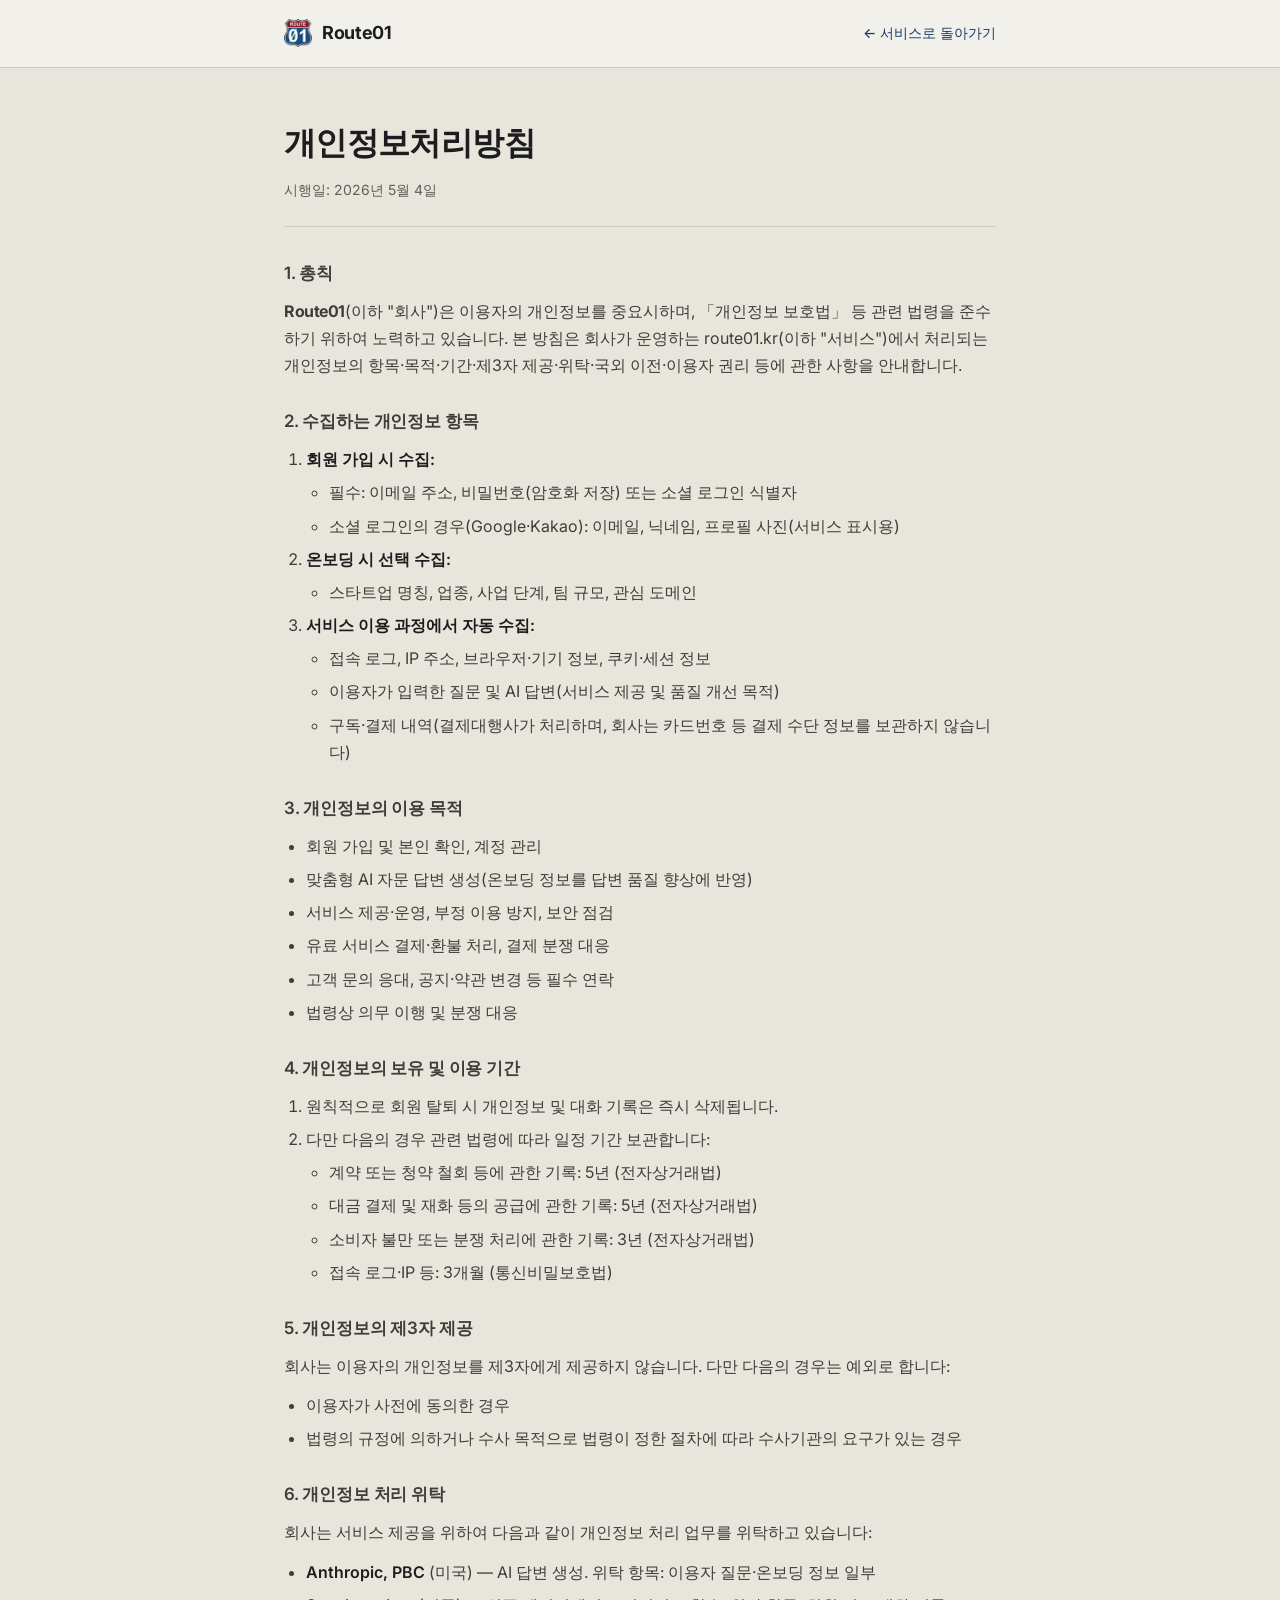
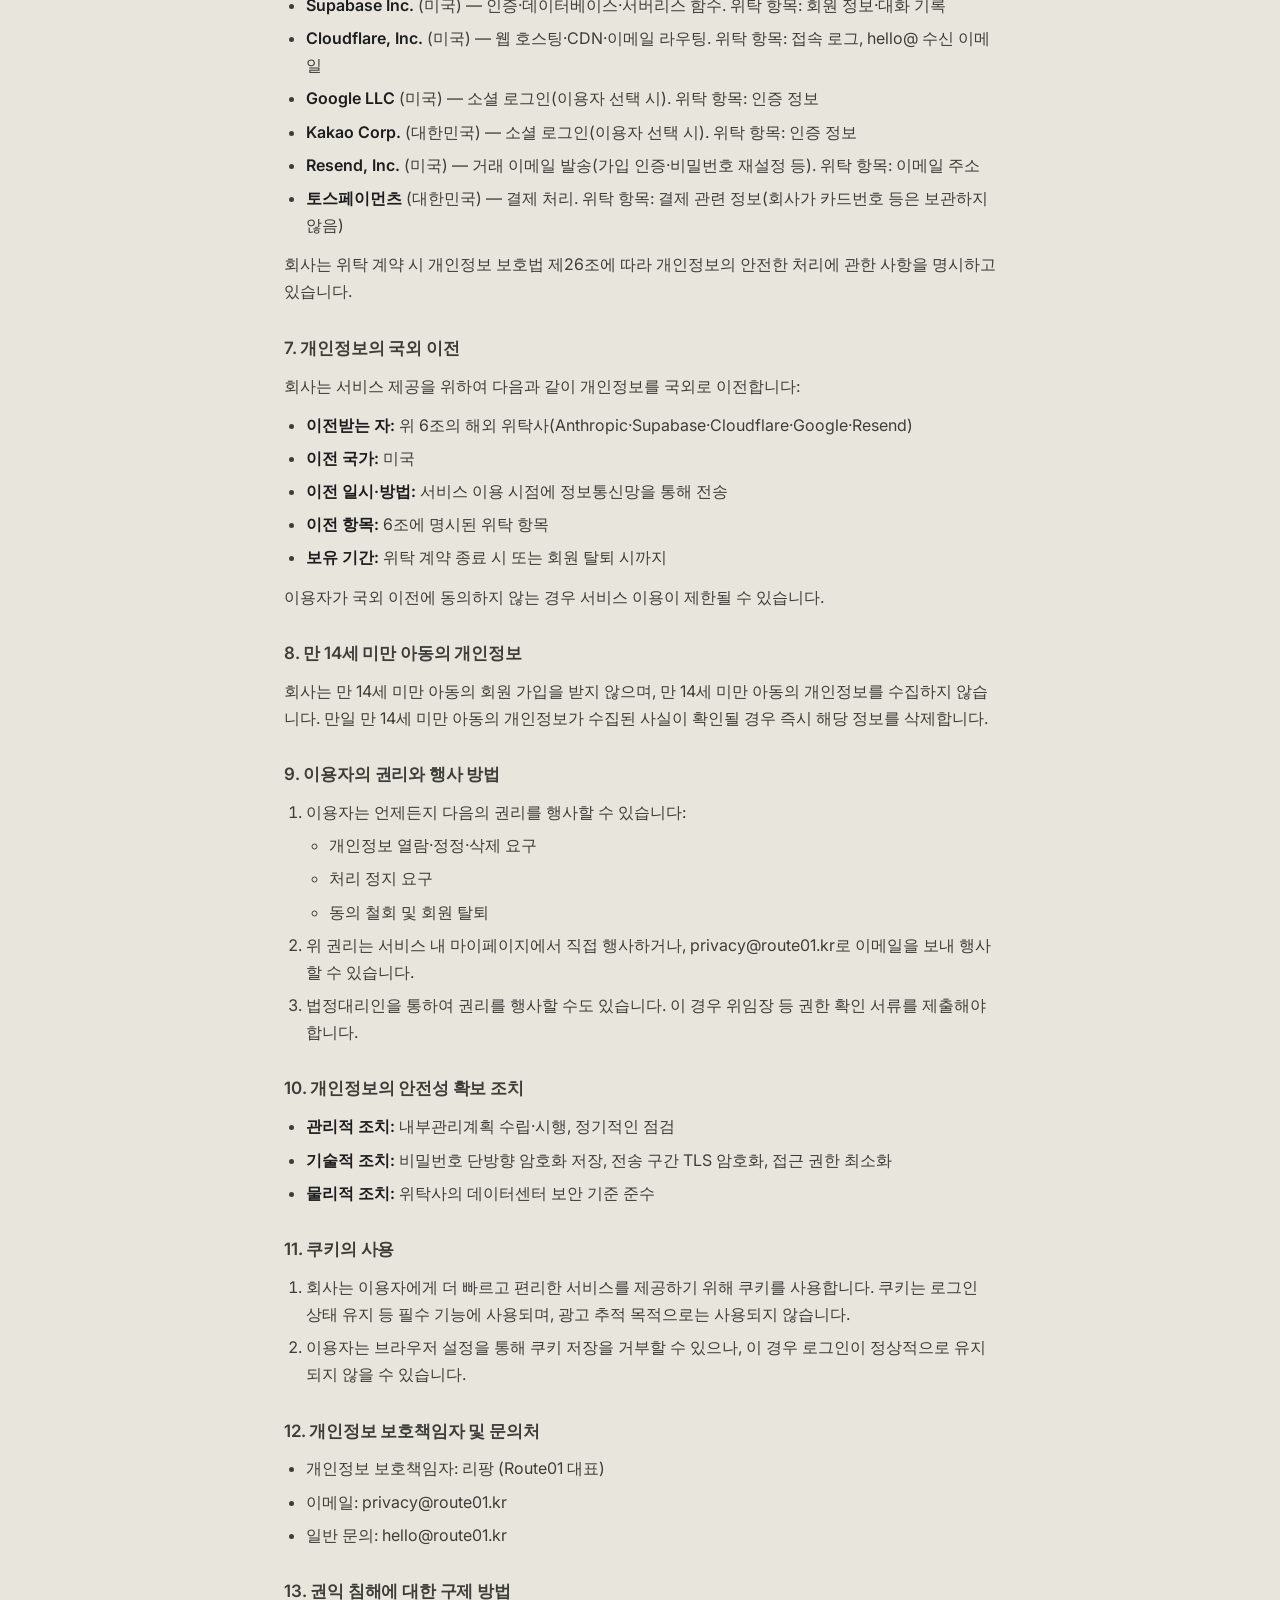
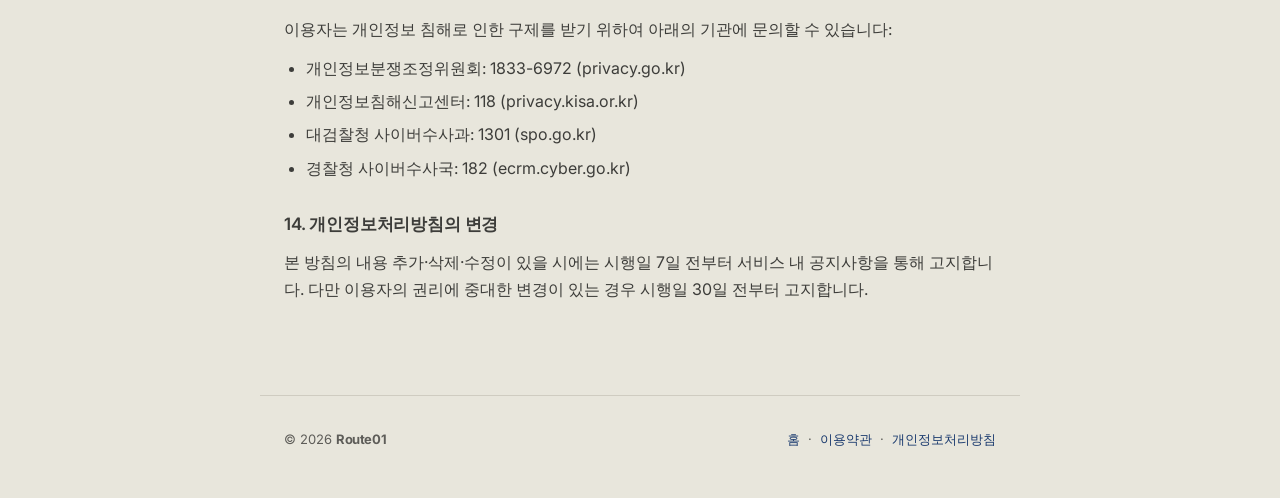
<file: privacy.html>
<!DOCTYPE html>
<html lang="ko">
<head>
<meta charset="UTF-8">
<meta name="viewport" content="width=device-width, initial-scale=1.0">
<title>개인정보처리방침 — Route01 AI 스타트업 자문 서비스</title>
<meta name="description" content="Route01(루트제로원) AI 스타트업 자문 서비스 개인정보처리방침. 수집 항목, 보유 기간, 위탁, 이용자 권리 안내.">
<meta name="robots" content="index, follow">
<link rel="canonical" href="https://route01.kr/privacy">
<link rel="icon" href="./logo.png">

<!-- Open Graph -->
<meta property="og:type" content="article">
<meta property="og:site_name" content="Route01">
<meta property="og:title" content="개인정보처리방침 — Route01">
<meta property="og:description" content="Route01 AI 스타트업 자문 서비스 개인정보처리방침">
<meta property="og:url" content="https://route01.kr/privacy">
<meta property="og:image" content="https://route01.kr/logo.png">
<meta property="og:locale" content="ko_KR">

<link rel="preconnect" href="https://fonts.googleapis.com">
<link rel="preconnect" href="https://fonts.gstatic.com" crossorigin>
<link href="https://fonts.googleapis.com/css2?family=Inter:wght@300;400;500;600;700&display=swap" rel="stylesheet">
<style>
  :root{
    --ink:#1d1d1f;
    --ink2:#3d3d3a;
    --ink3:#5e5d59;
    --ink4:#87867f;
    --bg:#e8e6dc;
    --bg2:#f2f0ea;
    --brand-main:#8B1A1A;
    --brand-point:#1a3a6e;
    --line:#cfccc1;
    --font-text:'Inter',-apple-system,BlinkMacSystemFont,"SF Pro Text","Helvetica Neue",Helvetica,Arial,sans-serif;
    --font-display:'Inter',-apple-system,BlinkMacSystemFont,"SF Pro Display","Helvetica Neue",Helvetica,Arial,sans-serif;
  }
  *{box-sizing:border-box}
  html,body{margin:0;padding:0}
  body{
    font-family:var(--font-text);
    background:var(--bg);
    color:var(--ink);
    line-height:1.7;
    -webkit-font-smoothing:antialiased;
    -moz-osx-font-smoothing:grayscale;
  }
  .brand{
    font-family:var(--font-display);
    font-weight:700;
    letter-spacing:-0.03em;
  }
  .doc-header{
    background:var(--bg2);
    border-bottom:1px solid var(--line);
    padding:18px 0;
  }
  .doc-header-inner{
    max-width:760px;
    margin:0 auto;
    padding:0 24px;
    display:flex;
    align-items:center;
    justify-content:space-between;
    gap:16px;
  }
  .doc-logo{
    display:flex;
    align-items:center;
    gap:10px;
    text-decoration:none;
    color:var(--ink);
  }
  .doc-logo img{height:28px;width:auto;display:block}
  .doc-logo-text{font-family:var(--font-display);font-weight:700;letter-spacing:-0.02em;font-size:18px;color:var(--ink)}
  .doc-back{
    color:var(--brand-point);
    text-decoration:none;
    font-size:14px;
    font-weight:500;
  }
  .doc-back:hover{text-decoration:underline}
  main{
    max-width:760px;
    margin:0 auto;
    padding:48px 24px 80px;
  }
  h1{
    font-family:var(--font-display);
    font-size:32px;
    font-weight:700;
    letter-spacing:-0.02em;
    margin:0 0 8px;
    color:var(--ink);
  }
  .doc-meta{
    color:var(--ink3);
    font-size:14px;
    margin:0 0 32px;
    padding-bottom:24px;
    border-bottom:1px solid var(--line);
  }
  h3{
    font-family:var(--font-display);
    font-size:17px;
    font-weight:600;
    color:var(--ink2);
    margin:28px 0 10px;
    letter-spacing:-0.01em;
  }
  p{margin:0 0 12px;color:var(--ink2)}
  ol,ul{margin:0 0 12px;padding-left:1.4em;color:var(--ink2)}
  li{margin-bottom:6px}
  ol ul,ul ol,ul ul,ol ol{margin-top:6px;margin-bottom:0}
  strong{color:var(--ink);font-weight:600}
  .doc-footer{
    max-width:760px;
    margin:0 auto;
    padding:32px 24px 48px;
    border-top:1px solid var(--line);
    color:var(--ink3);
    font-size:13px;
    display:flex;
    flex-wrap:wrap;
    gap:16px;
    justify-content:space-between;
    align-items:center;
  }
  .doc-footer a{color:var(--brand-point);text-decoration:none}
  .doc-footer a:hover{text-decoration:underline}
  @media (max-width:560px){
    h1{font-size:26px}
    main{padding:32px 20px 64px}
    .doc-header-inner,.doc-footer{padding-left:20px;padding-right:20px}
  }
  @media print{
    body{background:#fff;color:#000}
    .doc-header,.doc-footer{display:none}
    main{padding:0;max-width:none}
    h3{page-break-after:avoid}
    p,li{page-break-inside:avoid}
  }
</style>
</head>
<body>
<header class="doc-header">
  <div class="doc-header-inner">
    <a href="/" class="doc-logo" aria-label="Route01 홈으로">
      <img src="./logo.png" alt="Route01">
      <span class="doc-logo-text">Route01</span>
    </a>
    <a href="/" class="doc-back">← 서비스로 돌아가기</a>
  </div>
</header>

<main>
  <h1>개인정보처리방침</h1>
  <p class="doc-meta">시행일: 2026년 5월 4일</p>

<h3>1. 총칙</h3>
<p><span class="brand">Route01</span>(이하 "회사")은 이용자의 개인정보를 중요시하며, 「개인정보 보호법」 등 관련 법령을 준수하기 위하여 노력하고 있습니다. 본 방침은 회사가 운영하는 route01.kr(이하 "서비스")에서 처리되는 개인정보의 항목·목적·기간·제3자 제공·위탁·국외 이전·이용자 권리 등에 관한 사항을 안내합니다.</p>

<h3>2. 수집하는 개인정보 항목</h3>
<ol>
  <li><strong>회원 가입 시 수집:</strong>
    <ul>
      <li>필수: 이메일 주소, 비밀번호(암호화 저장) 또는 소셜 로그인 식별자</li>
      <li>소셜 로그인의 경우(Google·Kakao): 이메일, 닉네임, 프로필 사진(서비스 표시용)</li>
    </ul>
  </li>
  <li><strong>온보딩 시 선택 수집:</strong>
    <ul>
      <li>스타트업 명칭, 업종, 사업 단계, 팀 규모, 관심 도메인</li>
    </ul>
  </li>
  <li><strong>서비스 이용 과정에서 자동 수집:</strong>
    <ul>
      <li>접속 로그, IP 주소, 브라우저·기기 정보, 쿠키·세션 정보</li>
      <li>이용자가 입력한 질문 및 AI 답변(서비스 제공 및 품질 개선 목적)</li>
      <li>구독·결제 내역(결제대행사가 처리하며, 회사는 카드번호 등 결제 수단 정보를 보관하지 않습니다)</li>
    </ul>
  </li>
</ol>

<h3>3. 개인정보의 이용 목적</h3>
<ul>
  <li>회원 가입 및 본인 확인, 계정 관리</li>
  <li>맞춤형 AI 자문 답변 생성(온보딩 정보를 답변 품질 향상에 반영)</li>
  <li>서비스 제공·운영, 부정 이용 방지, 보안 점검</li>
  <li>유료 서비스 결제·환불 처리, 결제 분쟁 대응</li>
  <li>고객 문의 응대, 공지·약관 변경 등 필수 연락</li>
  <li>법령상 의무 이행 및 분쟁 대응</li>
</ul>

<h3>4. 개인정보의 보유 및 이용 기간</h3>
<ol>
  <li>원칙적으로 회원 탈퇴 시 개인정보 및 대화 기록은 즉시 삭제됩니다.</li>
  <li>다만 다음의 경우 관련 법령에 따라 일정 기간 보관합니다:
    <ul>
      <li>계약 또는 청약 철회 등에 관한 기록: 5년 (전자상거래법)</li>
      <li>대금 결제 및 재화 등의 공급에 관한 기록: 5년 (전자상거래법)</li>
      <li>소비자 불만 또는 분쟁 처리에 관한 기록: 3년 (전자상거래법)</li>
      <li>접속 로그·IP 등: 3개월 (통신비밀보호법)</li>
    </ul>
  </li>
</ol>

<h3>5. 개인정보의 제3자 제공</h3>
<p>회사는 이용자의 개인정보를 제3자에게 제공하지 않습니다. 다만 다음의 경우는 예외로 합니다:</p>
<ul>
  <li>이용자가 사전에 동의한 경우</li>
  <li>법령의 규정에 의하거나 수사 목적으로 법령이 정한 절차에 따라 수사기관의 요구가 있는 경우</li>
</ul>

<h3>6. 개인정보 처리 위탁</h3>
<p>회사는 서비스 제공을 위하여 다음과 같이 개인정보 처리 업무를 위탁하고 있습니다:</p>
<ul>
  <li><strong>Anthropic, PBC</strong> (미국) — AI 답변 생성. 위탁 항목: 이용자 질문·온보딩 정보 일부</li>
  <li><strong>Supabase Inc.</strong> (미국) — 인증·데이터베이스·서버리스 함수. 위탁 항목: 회원 정보·대화 기록</li>
  <li><strong>Cloudflare, Inc.</strong> (미국) — 웹 호스팅·CDN·이메일 라우팅. 위탁 항목: 접속 로그, hello@ 수신 이메일</li>
  <li><strong>Google LLC</strong> (미국) — 소셜 로그인(이용자 선택 시). 위탁 항목: 인증 정보</li>
  <li><strong>Kakao Corp.</strong> (대한민국) — 소셜 로그인(이용자 선택 시). 위탁 항목: 인증 정보</li>
  <li><strong>Resend, Inc.</strong> (미국) — 거래 이메일 발송(가입 인증·비밀번호 재설정 등). 위탁 항목: 이메일 주소</li>
  <li><strong>토스페이먼츠</strong> (대한민국) — 결제 처리. 위탁 항목: 결제 관련 정보(회사가 카드번호 등은 보관하지 않음)</li>
</ul>
<p>회사는 위탁 계약 시 개인정보 보호법 제26조에 따라 개인정보의 안전한 처리에 관한 사항을 명시하고 있습니다.</p>

<h3>7. 개인정보의 국외 이전</h3>
<p>회사는 서비스 제공을 위하여 다음과 같이 개인정보를 국외로 이전합니다:</p>
<ul>
  <li><strong>이전받는 자:</strong> 위 6조의 해외 위탁사(Anthropic·Supabase·Cloudflare·Google·Resend)</li>
  <li><strong>이전 국가:</strong> 미국</li>
  <li><strong>이전 일시·방법:</strong> 서비스 이용 시점에 정보통신망을 통해 전송</li>
  <li><strong>이전 항목:</strong> 6조에 명시된 위탁 항목</li>
  <li><strong>보유 기간:</strong> 위탁 계약 종료 시 또는 회원 탈퇴 시까지</li>
</ul>
<p>이용자가 국외 이전에 동의하지 않는 경우 서비스 이용이 제한될 수 있습니다.</p>

<h3>8. 만 14세 미만 아동의 개인정보</h3>
<p>회사는 만 14세 미만 아동의 회원 가입을 받지 않으며, 만 14세 미만 아동의 개인정보를 수집하지 않습니다. 만일 만 14세 미만 아동의 개인정보가 수집된 사실이 확인될 경우 즉시 해당 정보를 삭제합니다.</p>

<h3>9. 이용자의 권리와 행사 방법</h3>
<ol>
  <li>이용자는 언제든지 다음의 권리를 행사할 수 있습니다:
    <ul>
      <li>개인정보 열람·정정·삭제 요구</li>
      <li>처리 정지 요구</li>
      <li>동의 철회 및 회원 탈퇴</li>
    </ul>
  </li>
  <li>위 권리는 서비스 내 마이페이지에서 직접 행사하거나, privacy@route01.kr로 이메일을 보내 행사할 수 있습니다.</li>
  <li>법정대리인을 통하여 권리를 행사할 수도 있습니다. 이 경우 위임장 등 권한 확인 서류를 제출해야 합니다.</li>
</ol>

<h3>10. 개인정보의 안전성 확보 조치</h3>
<ul>
  <li><strong>관리적 조치:</strong> 내부관리계획 수립·시행, 정기적인 점검</li>
  <li><strong>기술적 조치:</strong> 비밀번호 단방향 암호화 저장, 전송 구간 TLS 암호화, 접근 권한 최소화</li>
  <li><strong>물리적 조치:</strong> 위탁사의 데이터센터 보안 기준 준수</li>
</ul>

<h3>11. 쿠키의 사용</h3>
<ol>
  <li>회사는 이용자에게 더 빠르고 편리한 서비스를 제공하기 위해 쿠키를 사용합니다. 쿠키는 로그인 상태 유지 등 필수 기능에 사용되며, 광고 추적 목적으로는 사용되지 않습니다.</li>
  <li>이용자는 브라우저 설정을 통해 쿠키 저장을 거부할 수 있으나, 이 경우 로그인이 정상적으로 유지되지 않을 수 있습니다.</li>
</ol>

<h3>12. 개인정보 보호책임자 및 문의처</h3>
<ul>
  <li>개인정보 보호책임자: 리팡 (Route01 대표)</li>
  <li>이메일: privacy@route01.kr</li>
  <li>일반 문의: hello@route01.kr</li>
</ul>

<h3>13. 권익 침해에 대한 구제 방법</h3>
<p>이용자는 개인정보 침해로 인한 구제를 받기 위하여 아래의 기관에 문의할 수 있습니다:</p>
<ul>
  <li>개인정보분쟁조정위원회: 1833-6972 (privacy.go.kr)</li>
  <li>개인정보침해신고센터: 118 (privacy.kisa.or.kr)</li>
  <li>대검찰청 사이버수사과: 1301 (spo.go.kr)</li>
  <li>경찰청 사이버수사국: 182 (ecrm.cyber.go.kr)</li>
</ul>

<h3>14. 개인정보처리방침의 변경</h3>
<p>본 방침의 내용 추가·삭제·수정이 있을 시에는 시행일 7일 전부터 서비스 내 공지사항을 통해 고지합니다. 다만 이용자의 권리에 중대한 변경이 있는 경우 시행일 30일 전부터 고지합니다.</p>
</main>

<footer class="doc-footer">
  <div>© 2026 <span class="brand">Route01</span></div>
  <div>
    <a href="/">홈</a> &nbsp;·&nbsp;
    <a href="/terms">이용약관</a> &nbsp;·&nbsp;
    <a href="/privacy">개인정보처리방침</a>
  </div>
</footer>
</body>
</html>
</file>
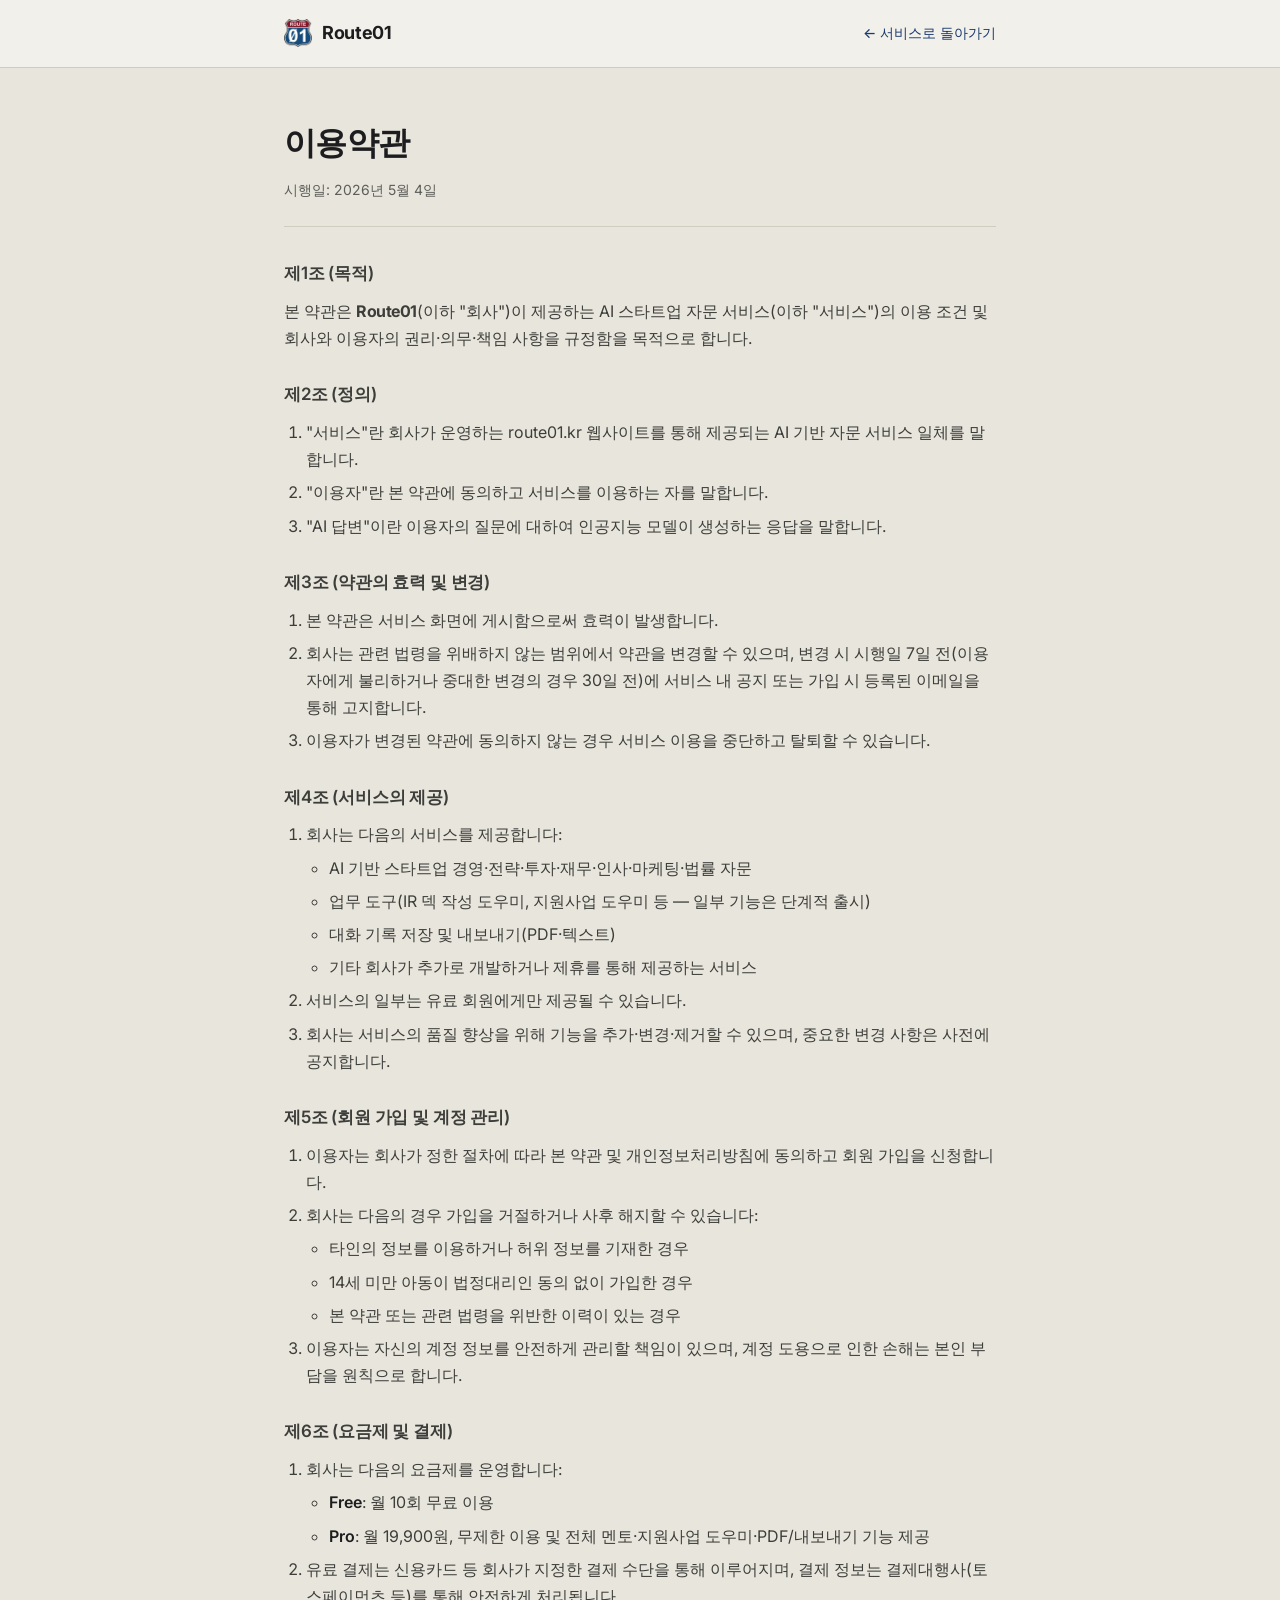
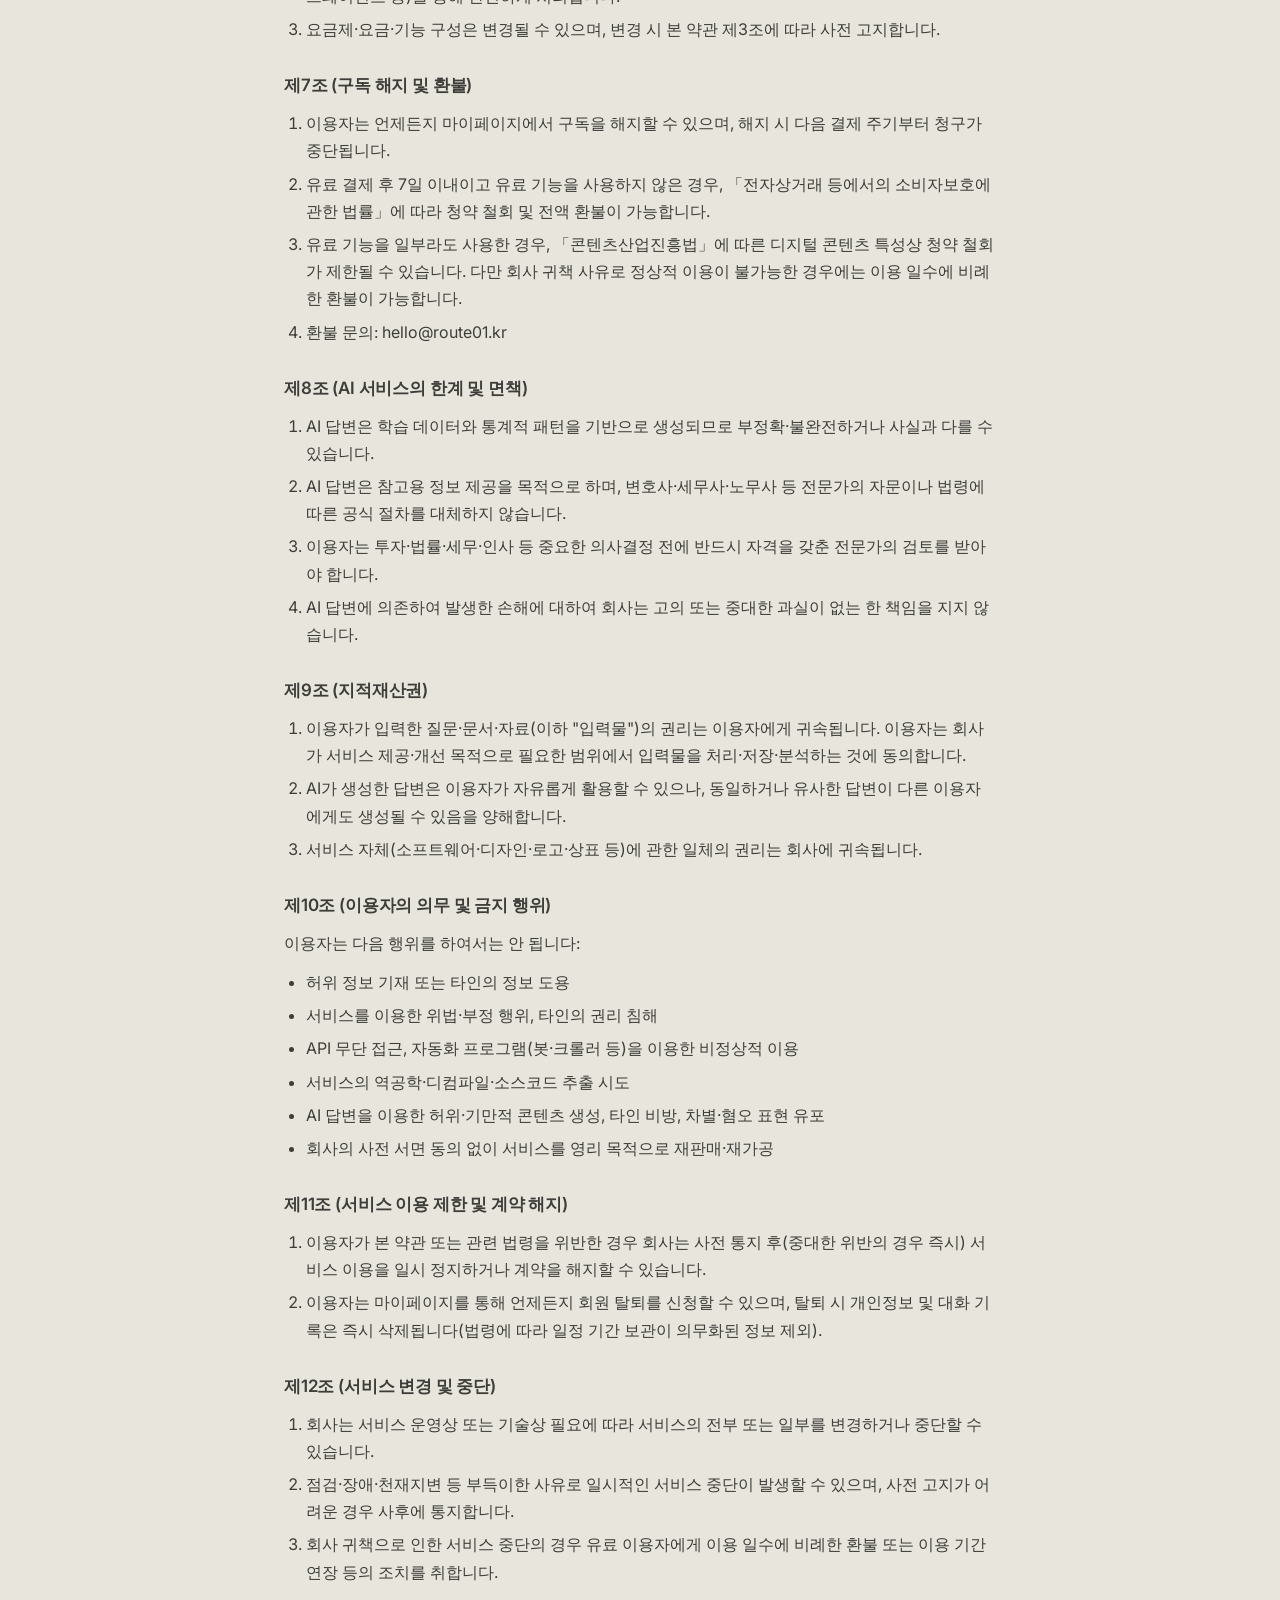
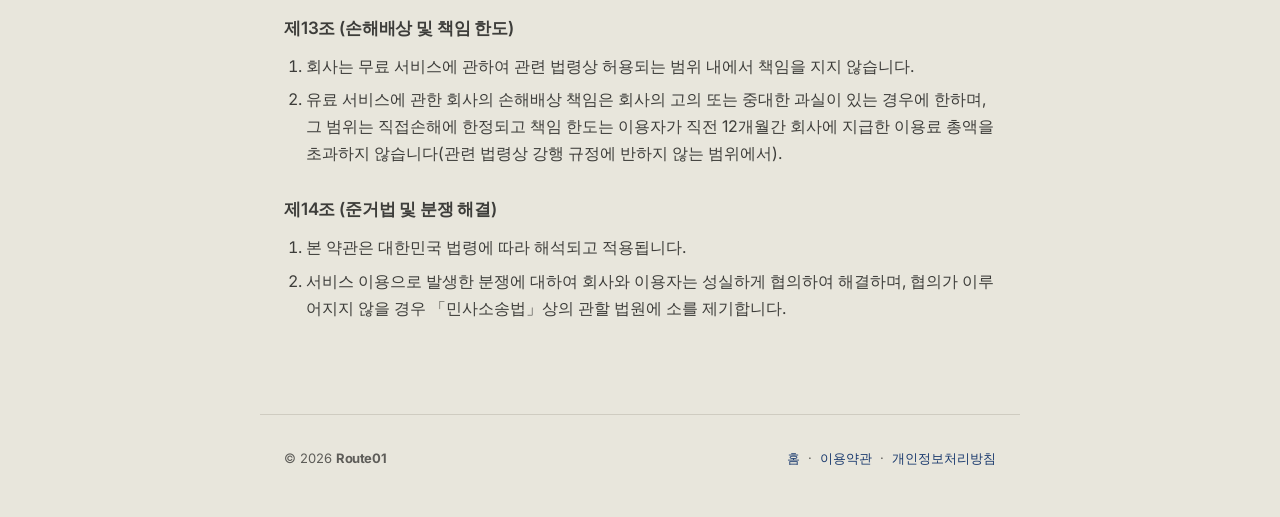
<file: terms.html>
<!DOCTYPE html>
<html lang="ko">
<head>
<meta charset="UTF-8">
<meta name="viewport" content="width=device-width, initial-scale=1.0">
<title>이용약관 — Route01 AI 스타트업 자문 서비스</title>
<meta name="description" content="Route01(루트제로원) AI 스타트업 자문 서비스 이용약관. 서비스, 요금제, 환불, AI 한계, 지적재산권 등 규정.">
<meta name="robots" content="index, follow">
<link rel="canonical" href="https://route01.kr/terms">
<link rel="icon" href="./logo.png">

<!-- Open Graph -->
<meta property="og:type" content="article">
<meta property="og:site_name" content="Route01">
<meta property="og:title" content="이용약관 — Route01">
<meta property="og:description" content="Route01 AI 스타트업 자문 서비스 이용약관">
<meta property="og:url" content="https://route01.kr/terms">
<meta property="og:image" content="https://route01.kr/logo.png">
<meta property="og:locale" content="ko_KR">

<link rel="preconnect" href="https://fonts.googleapis.com">
<link rel="preconnect" href="https://fonts.gstatic.com" crossorigin>
<link href="https://fonts.googleapis.com/css2?family=Inter:wght@300;400;500;600;700&display=swap" rel="stylesheet">
<style>
  :root{
    --ink:#1d1d1f;
    --ink2:#3d3d3a;
    --ink3:#5e5d59;
    --ink4:#87867f;
    --bg:#e8e6dc;
    --bg2:#f2f0ea;
    --brand-main:#8B1A1A;
    --brand-point:#1a3a6e;
    --line:#cfccc1;
    --font-text:'Inter',-apple-system,BlinkMacSystemFont,"SF Pro Text","Helvetica Neue",Helvetica,Arial,sans-serif;
    --font-display:'Inter',-apple-system,BlinkMacSystemFont,"SF Pro Display","Helvetica Neue",Helvetica,Arial,sans-serif;
  }
  *{box-sizing:border-box}
  html,body{margin:0;padding:0}
  body{
    font-family:var(--font-text);
    background:var(--bg);
    color:var(--ink);
    line-height:1.7;
    -webkit-font-smoothing:antialiased;
    -moz-osx-font-smoothing:grayscale;
  }
  .brand{
    font-family:var(--font-display);
    font-weight:700;
    letter-spacing:-0.03em;
  }
  .doc-header{
    background:var(--bg2);
    border-bottom:1px solid var(--line);
    padding:18px 0;
  }
  .doc-header-inner{
    max-width:760px;
    margin:0 auto;
    padding:0 24px;
    display:flex;
    align-items:center;
    justify-content:space-between;
    gap:16px;
  }
  .doc-logo{
    display:flex;
    align-items:center;
    gap:10px;
    text-decoration:none;
    color:var(--ink);
  }
  .doc-logo img{height:28px;width:auto;display:block}
  .doc-logo-text{font-family:var(--font-display);font-weight:700;letter-spacing:-0.02em;font-size:18px;color:var(--ink)}
  .doc-back{
    color:var(--brand-point);
    text-decoration:none;
    font-size:14px;
    font-weight:500;
  }
  .doc-back:hover{text-decoration:underline}
  main{
    max-width:760px;
    margin:0 auto;
    padding:48px 24px 80px;
  }
  h1{
    font-family:var(--font-display);
    font-size:32px;
    font-weight:700;
    letter-spacing:-0.02em;
    margin:0 0 8px;
    color:var(--ink);
  }
  .doc-meta{
    color:var(--ink3);
    font-size:14px;
    margin:0 0 32px;
    padding-bottom:24px;
    border-bottom:1px solid var(--line);
  }
  h3{
    font-family:var(--font-display);
    font-size:17px;
    font-weight:600;
    color:var(--ink2);
    margin:28px 0 10px;
    letter-spacing:-0.01em;
  }
  p{margin:0 0 12px;color:var(--ink2)}
  ol,ul{margin:0 0 12px;padding-left:1.4em;color:var(--ink2)}
  li{margin-bottom:6px}
  ol ul,ul ol,ul ul,ol ol{margin-top:6px;margin-bottom:0}
  strong{color:var(--ink);font-weight:600}
  .doc-footer{
    max-width:760px;
    margin:0 auto;
    padding:32px 24px 48px;
    border-top:1px solid var(--line);
    color:var(--ink3);
    font-size:13px;
    display:flex;
    flex-wrap:wrap;
    gap:16px;
    justify-content:space-between;
    align-items:center;
  }
  .doc-footer a{color:var(--brand-point);text-decoration:none}
  .doc-footer a:hover{text-decoration:underline}
  @media (max-width:560px){
    h1{font-size:26px}
    main{padding:32px 20px 64px}
    .doc-header-inner,.doc-footer{padding-left:20px;padding-right:20px}
  }
  @media print{
    body{background:#fff;color:#000}
    .doc-header,.doc-footer{display:none}
    main{padding:0;max-width:none}
    h3{page-break-after:avoid}
    p,li{page-break-inside:avoid}
  }
</style>
</head>
<body>
<header class="doc-header">
  <div class="doc-header-inner">
    <a href="/" class="doc-logo" aria-label="Route01 홈으로">
      <img src="./logo.png" alt="Route01">
      <span class="doc-logo-text">Route01</span>
    </a>
    <a href="/" class="doc-back">← 서비스로 돌아가기</a>
  </div>
</header>

<main>
  <h1>이용약관</h1>
  <p class="doc-meta">시행일: 2026년 5월 4일</p>

<h3>제1조 (목적)</h3>
<p>본 약관은 <span class="brand">Route01</span>(이하 "회사")이 제공하는 AI 스타트업 자문 서비스(이하 "서비스")의 이용 조건 및 회사와 이용자의 권리·의무·책임 사항을 규정함을 목적으로 합니다.</p>

<h3>제2조 (정의)</h3>
<ol>
  <li>"서비스"란 회사가 운영하는 route01.kr 웹사이트를 통해 제공되는 AI 기반 자문 서비스 일체를 말합니다.</li>
  <li>"이용자"란 본 약관에 동의하고 서비스를 이용하는 자를 말합니다.</li>
  <li>"AI 답변"이란 이용자의 질문에 대하여 인공지능 모델이 생성하는 응답을 말합니다.</li>
</ol>

<h3>제3조 (약관의 효력 및 변경)</h3>
<ol>
  <li>본 약관은 서비스 화면에 게시함으로써 효력이 발생합니다.</li>
  <li>회사는 관련 법령을 위배하지 않는 범위에서 약관을 변경할 수 있으며, 변경 시 시행일 7일 전(이용자에게 불리하거나 중대한 변경의 경우 30일 전)에 서비스 내 공지 또는 가입 시 등록된 이메일을 통해 고지합니다.</li>
  <li>이용자가 변경된 약관에 동의하지 않는 경우 서비스 이용을 중단하고 탈퇴할 수 있습니다.</li>
</ol>

<h3>제4조 (서비스의 제공)</h3>
<ol>
  <li>회사는 다음의 서비스를 제공합니다:
    <ul>
      <li>AI 기반 스타트업 경영·전략·투자·재무·인사·마케팅·법률 자문</li>
      <li>업무 도구(IR 덱 작성 도우미, 지원사업 도우미 등 — 일부 기능은 단계적 출시)</li>
      <li>대화 기록 저장 및 내보내기(PDF·텍스트)</li>
      <li>기타 회사가 추가로 개발하거나 제휴를 통해 제공하는 서비스</li>
    </ul>
  </li>
  <li>서비스의 일부는 유료 회원에게만 제공될 수 있습니다.</li>
  <li>회사는 서비스의 품질 향상을 위해 기능을 추가·변경·제거할 수 있으며, 중요한 변경 사항은 사전에 공지합니다.</li>
</ol>

<h3>제5조 (회원 가입 및 계정 관리)</h3>
<ol>
  <li>이용자는 회사가 정한 절차에 따라 본 약관 및 개인정보처리방침에 동의하고 회원 가입을 신청합니다.</li>
  <li>회사는 다음의 경우 가입을 거절하거나 사후 해지할 수 있습니다:
    <ul>
      <li>타인의 정보를 이용하거나 허위 정보를 기재한 경우</li>
      <li>14세 미만 아동이 법정대리인 동의 없이 가입한 경우</li>
      <li>본 약관 또는 관련 법령을 위반한 이력이 있는 경우</li>
    </ul>
  </li>
  <li>이용자는 자신의 계정 정보를 안전하게 관리할 책임이 있으며, 계정 도용으로 인한 손해는 본인 부담을 원칙으로 합니다.</li>
</ol>

<h3>제6조 (요금제 및 결제)</h3>
<ol>
  <li>회사는 다음의 요금제를 운영합니다:
    <ul>
      <li><strong>Free</strong>: 월 10회 무료 이용</li>
      <li><strong>Pro</strong>: 월 19,900원, 무제한 이용 및 전체 멘토·지원사업 도우미·PDF/내보내기 기능 제공</li>
    </ul>
  </li>
  <li>유료 결제는 신용카드 등 회사가 지정한 결제 수단을 통해 이루어지며, 결제 정보는 결제대행사(토스페이먼츠 등)를 통해 안전하게 처리됩니다.</li>
  <li>요금제·요금·기능 구성은 변경될 수 있으며, 변경 시 본 약관 제3조에 따라 사전 고지합니다.</li>
</ol>

<h3>제7조 (구독 해지 및 환불)</h3>
<ol>
  <li>이용자는 언제든지 마이페이지에서 구독을 해지할 수 있으며, 해지 시 다음 결제 주기부터 청구가 중단됩니다.</li>
  <li>유료 결제 후 7일 이내이고 유료 기능을 사용하지 않은 경우, 「전자상거래 등에서의 소비자보호에 관한 법률」에 따라 청약 철회 및 전액 환불이 가능합니다.</li>
  <li>유료 기능을 일부라도 사용한 경우, 「콘텐츠산업진흥법」에 따른 디지털 콘텐츠 특성상 청약 철회가 제한될 수 있습니다. 다만 회사 귀책 사유로 정상적 이용이 불가능한 경우에는 이용 일수에 비례한 환불이 가능합니다.</li>
  <li>환불 문의: hello@route01.kr</li>
</ol>

<h3>제8조 (AI 서비스의 한계 및 면책)</h3>
<ol>
  <li>AI 답변은 학습 데이터와 통계적 패턴을 기반으로 생성되므로 부정확·불완전하거나 사실과 다를 수 있습니다.</li>
  <li>AI 답변은 참고용 정보 제공을 목적으로 하며, 변호사·세무사·노무사 등 전문가의 자문이나 법령에 따른 공식 절차를 대체하지 않습니다.</li>
  <li>이용자는 투자·법률·세무·인사 등 중요한 의사결정 전에 반드시 자격을 갖춘 전문가의 검토를 받아야 합니다.</li>
  <li>AI 답변에 의존하여 발생한 손해에 대하여 회사는 고의 또는 중대한 과실이 없는 한 책임을 지지 않습니다.</li>
</ol>

<h3>제9조 (지적재산권)</h3>
<ol>
  <li>이용자가 입력한 질문·문서·자료(이하 "입력물")의 권리는 이용자에게 귀속됩니다. 이용자는 회사가 서비스 제공·개선 목적으로 필요한 범위에서 입력물을 처리·저장·분석하는 것에 동의합니다.</li>
  <li>AI가 생성한 답변은 이용자가 자유롭게 활용할 수 있으나, 동일하거나 유사한 답변이 다른 이용자에게도 생성될 수 있음을 양해합니다.</li>
  <li>서비스 자체(소프트웨어·디자인·로고·상표 등)에 관한 일체의 권리는 회사에 귀속됩니다.</li>
</ol>

<h3>제10조 (이용자의 의무 및 금지 행위)</h3>
<p>이용자는 다음 행위를 하여서는 안 됩니다:</p>
<ul>
  <li>허위 정보 기재 또는 타인의 정보 도용</li>
  <li>서비스를 이용한 위법·부정 행위, 타인의 권리 침해</li>
  <li>API 무단 접근, 자동화 프로그램(봇·크롤러 등)을 이용한 비정상적 이용</li>
  <li>서비스의 역공학·디컴파일·소스코드 추출 시도</li>
  <li>AI 답변을 이용한 허위·기만적 콘텐츠 생성, 타인 비방, 차별·혐오 표현 유포</li>
  <li>회사의 사전 서면 동의 없이 서비스를 영리 목적으로 재판매·재가공</li>
</ul>

<h3>제11조 (서비스 이용 제한 및 계약 해지)</h3>
<ol>
  <li>이용자가 본 약관 또는 관련 법령을 위반한 경우 회사는 사전 통지 후(중대한 위반의 경우 즉시) 서비스 이용을 일시 정지하거나 계약을 해지할 수 있습니다.</li>
  <li>이용자는 마이페이지를 통해 언제든지 회원 탈퇴를 신청할 수 있으며, 탈퇴 시 개인정보 및 대화 기록은 즉시 삭제됩니다(법령에 따라 일정 기간 보관이 의무화된 정보 제외).</li>
</ol>

<h3>제12조 (서비스 변경 및 중단)</h3>
<ol>
  <li>회사는 서비스 운영상 또는 기술상 필요에 따라 서비스의 전부 또는 일부를 변경하거나 중단할 수 있습니다.</li>
  <li>점검·장애·천재지변 등 부득이한 사유로 일시적인 서비스 중단이 발생할 수 있으며, 사전 고지가 어려운 경우 사후에 통지합니다.</li>
  <li>회사 귀책으로 인한 서비스 중단의 경우 유료 이용자에게 이용 일수에 비례한 환불 또는 이용 기간 연장 등의 조치를 취합니다.</li>
</ol>

<h3>제13조 (손해배상 및 책임 한도)</h3>
<ol>
  <li>회사는 무료 서비스에 관하여 관련 법령상 허용되는 범위 내에서 책임을 지지 않습니다.</li>
  <li>유료 서비스에 관한 회사의 손해배상 책임은 회사의 고의 또는 중대한 과실이 있는 경우에 한하며, 그 범위는 직접손해에 한정되고 책임 한도는 이용자가 직전 12개월간 회사에 지급한 이용료 총액을 초과하지 않습니다(관련 법령상 강행 규정에 반하지 않는 범위에서).</li>
</ol>

<h3>제14조 (준거법 및 분쟁 해결)</h3>
<ol>
  <li>본 약관은 대한민국 법령에 따라 해석되고 적용됩니다.</li>
  <li>서비스 이용으로 발생한 분쟁에 대하여 회사와 이용자는 성실하게 협의하여 해결하며, 협의가 이루어지지 않을 경우 「민사소송법」상의 관할 법원에 소를 제기합니다.</li>
</ol>
</main>

<footer class="doc-footer">
  <div>© 2026 <span class="brand">Route01</span></div>
  <div>
    <a href="/">홈</a> &nbsp;·&nbsp;
    <a href="/terms">이용약관</a> &nbsp;·&nbsp;
    <a href="/privacy">개인정보처리방침</a>
  </div>
</footer>
</body>
</html>
</file>
